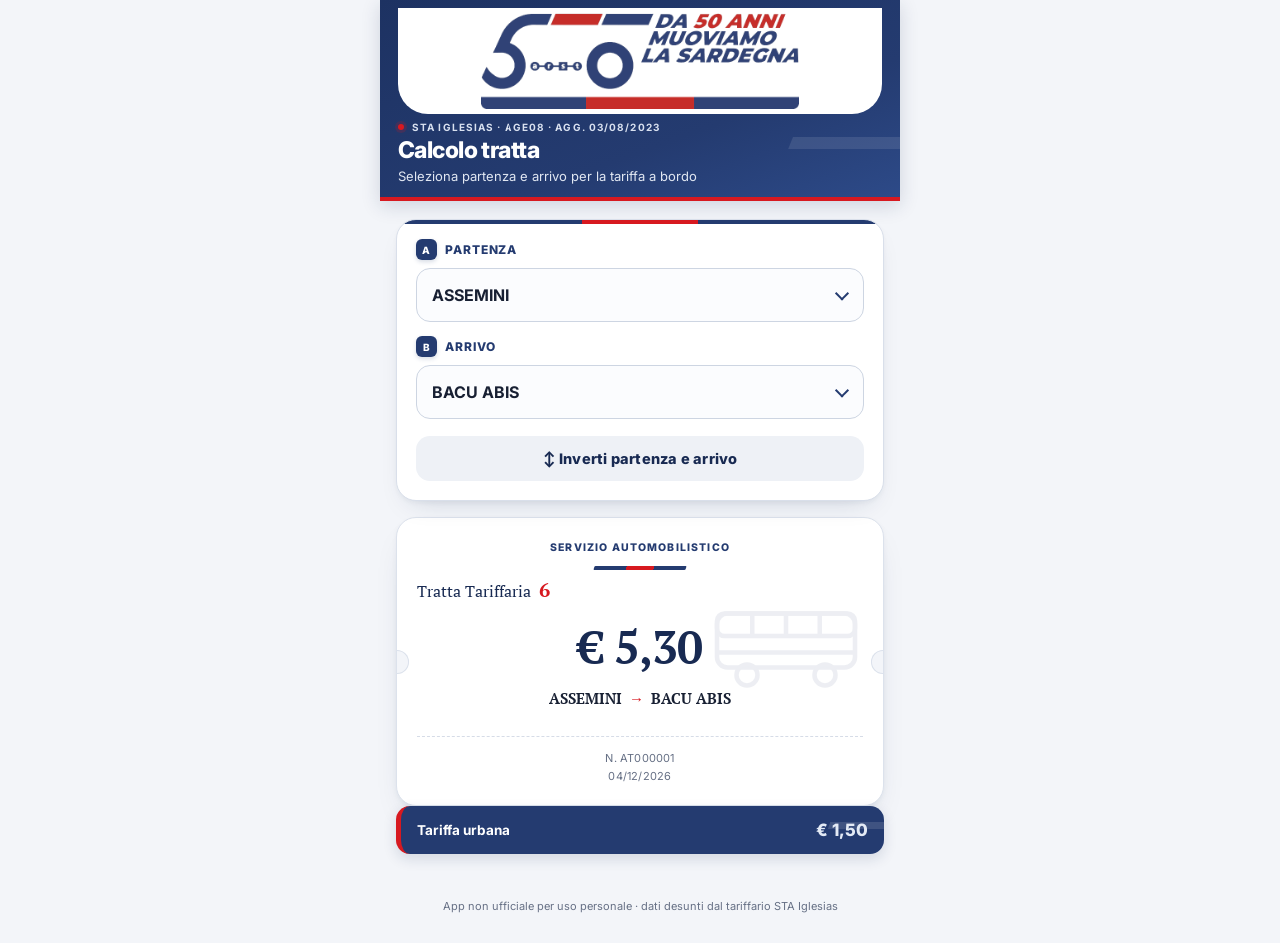
<file: index.html>
<!doctype html>
<html lang="it">
<head>
<meta charset="utf-8">
<meta name="viewport" content="width=device-width,initial-scale=1,viewport-fit=cover">
<meta name="apple-mobile-web-app-capable" content="yes">
<meta name="apple-mobile-web-app-status-bar-style" content="black-translucent">
<meta name="apple-mobile-web-app-title" content="Tratte STA">
<meta name="theme-color" content="#243B70">
<meta name="description" content="Calcolo rapido di numero tratta e tariffa a bordo per la rete STA Iglesias.">
<title>STA Iglesias · Calcolo Tratta</title>
<link rel="manifest" href="./manifest.webmanifest">
<link rel="icon" href="./favicon.png" type="image/png">
<link rel="apple-touch-icon" href="./apple-touch-icon.png">
<link rel="preconnect" href="https://fonts.googleapis.com">
<link rel="preconnect" href="https://fonts.gstatic.com" crossorigin>
<link href="https://fonts.googleapis.com/css2?family=PT+Serif:ital,wght@0,400;0,700;1,400&family=Inter:wght@400;500;600;700;800&display=swap" rel="stylesheet">
<style>
  :root{
    --blue:#243B70;
    --blue-deep:#182A52;
    --red:#D71920;
    --paper:#FFFFFF;
    --paper-edge:#DCE2EC;
    --bg:#F3F5F9;
    --ink:#182033;
    --muted:#667085;
    --line:#D9DFEA;
    --warn:#8A3A12;
    --warn-soft:#FFF1E8;
    --info-soft:#EAF0FA;
    --info-ink:#284B80;
    --radius-lg:20px;
    --radius-md:14px;
  }
  *{box-sizing:border-box}
  html,body{height:100%}
  body{
    margin:0;background:var(--bg);color:var(--ink);
    font-family:'Inter',-apple-system,BlinkMacSystemFont,"Segoe UI",Arial,sans-serif;
    -webkit-font-smoothing:antialiased;
  }
  .serif{font-family:'PT Serif',Georgia,'Times New Roman',serif}

  .app{max-width:520px;margin:0 auto;min-height:100vh;background:var(--bg);
    display:flex;flex-direction:column}

  header{
    background:linear-gradient(160deg,#1d3262 0%,#243B70 64%,#2d4a88 100%);color:#fff;
    padding:calc(env(safe-area-inset-top,0px) + 8px) 18px 13px;
    position:relative;z-index:1;overflow:hidden;
    border-bottom:4px solid var(--red);
    box-shadow:0 5px 18px rgba(24,42,82,.16);
  }
  header::after{
    content:"";position:absolute;right:-54px;bottom:-34px;width:180px;height:82px;
    border-top:12px solid rgba(255,255,255,.10);transform:skewX(-22deg);pointer-events:none;
  }
  .brand{
    position:relative;z-index:1;display:flex;justify-content:center;align-items:center;
    min-height:104px;margin-bottom:7px;padding:5px 14px;
    background:#fff;border-radius:0 0 30px 30px;
  }
  .brand img{display:block;width:min(100%,400px);height:auto;max-height:96px;object-fit:contain}
  .eyebrow{
    position:relative;z-index:1;display:flex;align-items:center;gap:8px;
    font-size:10px;letter-spacing:.11em;text-transform:uppercase;
    color:#D9E1F0;margin-bottom:5px;font-weight:700;
  }
  .eyebrow .dot{width:6px;height:6px;border-radius:50%;background:var(--red);box-shadow:0 0 0 3px rgba(215,25,32,.18)}
  h1{position:relative;z-index:1;margin:0;font-size:23px;font-weight:800;letter-spacing:-.025em;line-height:1.1;font-family:'Inter',sans-serif}
  header .sub{position:relative;z-index:1;margin-top:5px;font-size:13px;color:#E1E7F2}

  main{padding:18px 16px 38px;flex:1;padding-bottom:calc(38px + env(safe-area-inset-bottom,0px))}

  .card{
    position:relative;z-index:3;border-radius:var(--radius-lg);padding:19px;margin-bottom:16px;
    box-shadow:0 2px 4px rgba(24,42,82,.04),0 12px 28px -16px rgba(24,42,82,.25);
    border:1px solid var(--line);
    background:linear-gradient(90deg,var(--blue) 0 38%,var(--red) 38% 62%,var(--blue) 62% 100%) 0 0/100% 4px no-repeat,#fff;
  }

  label{display:flex;align-items:center;gap:8px;font-weight:800;font-size:12px;
    text-transform:uppercase;letter-spacing:.075em;color:var(--blue);margin-bottom:8px}
  label .idx{
    display:inline-flex;align-items:center;justify-content:center;
    width:21px;height:21px;border-radius:6px;background:var(--blue);color:#fff;
    font-size:10px;font-weight:800;font-family:'Inter',sans-serif;box-shadow:0 2px 4px rgba(36,59,112,.18)
  }

  .select-wrap{position:relative}
  .search-select-native{
    position:absolute!important;width:1px!important;height:1px!important;padding:0!important;margin:-1px!important;
    overflow:hidden!important;clip:rect(0,0,0,0)!important;white-space:nowrap!important;border:0!important;
  }
  .autocomplete-input{
    width:100%;height:54px;border:1.5px solid #CDD5E2;border-radius:var(--radius-md);
    padding:0 48px 0 15px;font-size:16px;font-weight:700;background:#FBFCFE;color:var(--ink);
    font-family:'Inter',sans-serif;outline:none;
    transition:border-color .15s ease,box-shadow .15s ease,background .15s ease;
  }
  .autocomplete-input::-webkit-search-cancel-button,
  .autocomplete-input::-webkit-search-decoration{-webkit-appearance:none;display:none}
  .autocomplete-input::placeholder{color:#8B95A7;font-weight:600}
  .autocomplete-input:focus{border-color:var(--blue);background:#fff;box-shadow:0 0 0 3px rgba(36,59,112,.13)}
  .autocomplete-wrap::after{
    content:"";position:absolute;right:17px;top:50%;transform:translateY(-65%) rotate(45deg);
    width:8px;height:8px;border-right:2px solid var(--blue);border-bottom:2px solid var(--blue);
    pointer-events:none;
  }
  .suggestions{
    position:absolute;left:0;right:0;top:calc(100% + 6px);z-index:100;display:none;
    max-height:min(300px,44vh);overflow:auto;background:#fff;border:1px solid var(--line);border-radius:14px;
    box-shadow:0 12px 28px rgba(24,42,82,.18);padding:6px;
    -webkit-overflow-scrolling:touch;
  }
  .suggestions.flip-up{top:auto;bottom:calc(100% + 6px)}
  .recent-block{display:none;margin-top:8px}
  .recent-block.open{display:block}
  .recent-label{font-size:10px;font-weight:800;letter-spacing:.08em;text-transform:uppercase;color:var(--red);padding:0 2px 5px}
  .recent-list{display:flex;gap:7px;overflow-x:auto;padding:0 1px 2px;-webkit-overflow-scrolling:touch}
  .recent-chip{flex:0 0 auto;border:1px solid #B9C7E1;background:var(--info-soft);color:var(--blue);border-radius:999px;padding:8px 11px;font:700 12px 'Inter',sans-serif;white-space:nowrap}
  .recent-chip:active{background:var(--info-soft)}
  .suggestions.open{display:block}
  .suggestion{
    width:100%;display:block;border:0;background:transparent;box-shadow:none;border-radius:10px;
    padding:12px 11px;text-align:left;font-size:14px;font-weight:700;color:var(--ink);
    font-family:'Inter',sans-serif;cursor:pointer;
  }
  .suggestion:hover,.suggestion.active{background:var(--info-soft);color:var(--blue-deep)}
  .suggestion mark{background:transparent;color:var(--red);font-weight:800}
  .suggestion.active mark{color:var(--red)}
  .suggestion-empty{padding:12px 11px;font-size:13px;color:var(--muted);text-align:center}
  .field{margin-top:14px}

  .buttons{display:flex;gap:10px;margin-top:17px}
  button{
    flex:1;border:0;border-radius:var(--radius-md);padding:14px 8px;font-size:14.5px;
    font-weight:800;letter-spacing:.015em;cursor:pointer;font-family:'Inter',sans-serif;
    transition:transform .08s ease,filter .15s ease,background .15s ease;box-shadow:0 3px 9px rgba(24,42,82,.10)
  }
  button:active{transform:scale(.97)}
  button.main{background:var(--blue);color:#fff}
  button.main:hover{filter:brightness(1.08)}
  button.ghost{background:#EEF1F6;color:var(--blue-deep);box-shadow:none}
  button.ghost:hover{background:#E3E8F1}

  /* ---- Biglietto ---- */
  .ticket{
    position:relative;border-radius:var(--radius-lg);background:var(--paper);
    border:1px solid var(--paper-edge);padding:22px 20px 19px;overflow:hidden;
    box-shadow:0 2px 5px rgba(24,42,82,.05),0 16px 34px -18px rgba(24,42,82,.26);
  }
  .ticket::before,.ticket::after{
    content:"";position:absolute;top:50%;transform:translateY(-50%);
    width:24px;height:24px;border-radius:50%;background:var(--bg);box-shadow:0 0 0 1px var(--paper-edge) inset;
  }
  .ticket::before{left:-12px}.ticket::after{right:-12px}
  .ticket > .t-eyebrow::after{
    content:"";display:block;width:92px;height:4px;margin:10px auto 0;
    background:linear-gradient(90deg,var(--blue) 0 35%,var(--red) 35% 65%,var(--blue) 65% 100%);
    transform:skewX(-18deg);border-radius:1px;
  }
  .t-eyebrow{text-align:center;font-size:10.5px;letter-spacing:.11em;font-weight:800;color:var(--blue);text-transform:uppercase;line-height:1.45}
  .t-title{text-align:center;font-size:25px;font-weight:700;margin:8px 0 9px;letter-spacing:.01em;color:var(--ink)}
  .t-caption{text-align:center;font-size:11.5px;color:var(--muted);margin-bottom:15px;padding-bottom:13px;border-bottom:1px dashed #D6DCE7}
  .t-caption b{color:var(--ink)}
  .t-body{position:relative;padding:6px 0 4px;min-height:150px}
  .watermark{position:absolute;right:2px;top:50%;transform:translateY(-50%);width:150px;height:auto;opacity:.08;pointer-events:none}
  .t-row{position:relative;z-index:1;display:flex;align-items:baseline;gap:8px;font-size:16px;margin-bottom:6px;color:var(--blue-deep)}
  .t-row .num{font-weight:800;font-size:20px;color:var(--red)}
  .t-price-wrap{position:relative;z-index:1;text-align:center;margin:13px 0 11px}
  .t-price-old{font-size:16px;color:#98A1B2;text-decoration:line-through;margin-right:8px}
  .t-price{font-size:46px;font-weight:800;color:var(--blue-deep);letter-spacing:-.025em}
  .t-discount{position:relative;z-index:1;text-align:center;font-size:12px;color:var(--blue-deep);background:var(--info-soft);border:1px solid #D5E0F1;border-radius:8px;padding:6px 10px;margin:0 auto 4px;display:inline-block;font-weight:700}
  .t-discount-wrap{text-align:center;margin-bottom:8px}
  .t-route{position:relative;z-index:1;text-align:center;font-size:15px;font-weight:800;margin-top:4px;color:var(--ink)}
  .t-route .arrow{color:var(--red);padding:0 7px;font-weight:800}
  .t-footer{text-align:center;margin-top:16px;padding-top:12px;border-top:1px dashed #D6DCE7;font-size:11px;color:var(--muted);letter-spacing:.02em;line-height:1.7}
  .t-footer span{display:block}
  .placeholder{min-height:150px;display:flex;align-items:center;justify-content:center;text-align:center;padding:10px;color:var(--muted)}
  .placeholder .big{font-size:15px;margin-bottom:4px}.placeholder p{margin:0;font-size:13px;line-height:1.5}
  .msg{position:relative;z-index:1;margin-top:12px;padding:11px 13px;border-radius:10px;font-size:12.5px;line-height:1.45;display:flex;gap:8px;align-items:flex-start}
  .msg.warn{background:var(--warn-soft);color:var(--warn)}.msg .ico{flex:0 0 auto;margin-top:1px}
  .urban-note{
    position:relative;overflow:hidden;display:flex;align-items:center;justify-content:space-between;
    background:var(--blue);color:#fff;border-radius:var(--radius-md);padding:14px 16px;font-size:13.5px;font-weight:700;
    box-shadow:0 5px 14px rgba(24,42,82,.14);border-left:5px solid var(--red);
  }
  .urban-note::after{content:"";position:absolute;right:-35px;bottom:-30px;width:100px;height:55px;border-top:7px solid rgba(255,255,255,.12);transform:skewX(-20deg)}
  .urban-note .price-tag{position:relative;z-index:1;font-weight:800;font-size:17px;color:#E3EAF5}
  footer{text-align:center;padding:6px 20px 28px;font-size:11px;color:var(--muted);line-height:1.6}

  @media (max-width:380px){
    header{padding-left:15px;padding-right:15px}.brand img{width:100%;max-width:360px}.card{padding:17px}.ticket{padding-left:17px;padding-right:17px}
  }
</style>
</head>
<body>
<div class="app">
  <header>
    <div class="brand"><img src="./sta-50-logo.png" alt="STA · 50 anni · Muoviamo la Sardegna"></div>
    <div class="eyebrow"><span class="dot"></span>STA IGLESIAS · AGE08 · AGG. 03/08/2023</div>
    <h1>Calcolo tratta</h1>
    <div class="sub">Seleziona partenza e arrivo per la tariffa a bordo</div>
  </header>

  <main>
    <section class="card">
      <label for="from-search"><span class="idx">A</span>Partenza</label>
      <div class="select-wrap autocomplete-wrap">
        <select id="from" class="search-select-native" aria-hidden="true" tabindex="-1"></select>
        <input id="from-search" class="autocomplete-input" type="search" inputmode="search" autocomplete="off" autocapitalize="characters" spellcheck="false" placeholder="Cerca località..." role="combobox" aria-autocomplete="list" aria-controls="from-suggestions" aria-expanded="false">
        <div id="from-recent" class="recent-block"></div>
        <div id="from-suggestions" class="suggestions" role="listbox"></div>
      </div>

      <div class="field">
        <label for="to-search"><span class="idx">B</span>Arrivo</label>
        <div class="select-wrap autocomplete-wrap">
          <select id="to" class="search-select-native" aria-hidden="true" tabindex="-1"></select>
          <input id="to-search" class="autocomplete-input" type="search" inputmode="search" autocomplete="off" autocapitalize="characters" spellcheck="false" placeholder="Cerca località..." role="combobox" aria-autocomplete="list" aria-controls="to-suggestions" aria-expanded="false">
          <div id="to-recent" class="recent-block"></div>
          <div id="to-suggestions" class="suggestions" role="listbox"></div>
        </div>
      </div>

      <div class="buttons">
        <button class="ghost" id="swap">↕ Inverti partenza e arrivo</button>
      </div>
    </section>

    <section class="ticket" id="ticket">
      <div class="t-eyebrow">Servizio automobilistico</div>
      <div id="ticket-content"></div>
      <div class="t-footer" id="ticket-footer"></div>
    </section>

    <section class="urban-note">
      <span>Tariffa urbana</span>
      <span class="price-tag">€ 1,50</span>
    </section>
  </main>

  <footer>App non ufficiale per uso personale · dati desunti dal tariffario STA Iglesias</footer>
</div>

<svg style="display:none">
  <symbol id="bus-icon" viewBox="0 0 200 120">
    <rect x="8" y="18" width="184" height="72" rx="14" fill="none" stroke="var(--blue)" stroke-width="6"/>
    <rect x="8" y="18" width="184" height="30" rx="10" fill="none" stroke="var(--blue)" stroke-width="6"/>
    <line x1="55" y1="18" x2="55" y2="48" stroke="var(--blue)" stroke-width="6"/>
    <line x1="100" y1="18" x2="100" y2="48" stroke="var(--blue)" stroke-width="6"/>
    <line x1="145" y1="18" x2="145" y2="48" stroke="var(--blue)" stroke-width="6"/>
    <circle cx="48" cy="100" r="14" fill="none" stroke="var(--blue)" stroke-width="6"/>
    <circle cx="152" cy="100" r="14" fill="none" stroke="var(--blue)" stroke-width="6"/>
    <line x1="8" y1="70" x2="192" y2="70" stroke="var(--blue)" stroke-width="6"/>
  </symbol>
</svg>

<script>
const STOPS = ["ASSEMINI","BACU ABIS","BAREGA","BINDUA","BUGGERRU (Portixeddu)","CAGLIARI","CALASETTA (Cussorgia)","CARBONIA (Barbusi-Sirai)","CORONGIU (Tani)","CORTOGHIANA","DECIMOMANNU","DOMUSNOVAS","ELMAS","FLUMENTEPIDO","FLUMINIMAGGIORE","GIBA","GONNESA (Funtanamare-Plage Mesu)","GONNOSFANADIGA","GUSPINI","IGLESIAS","IS GANNAUS","MALADROXIA (Coa Quaddu)","MASAINAS","MASUA","MATZACCARA","MONSERRATO","MUSEI","NARCAO (Pesus-Rio Murtas-Terrubia)","NEBIDA","NURAXI FIGUS","NUXIS (Acquacadda)","PARINGIANU (Bruncu Teula)","PERDAXIUS","PISCINAS","PORTOSCUSO","S.ANGELO","S.ANNA ARRESI (Porto Pino)","S.ANTIOCO","S.GIOVANNI SUERGIU (Is Urigus-Palmas)","SANTADI (Terresoli)","SILIQUA","TERRASEO","TEULADA","TRATALIAS","VALLERMOSA","VILLACIDRO","VILLAMASSARGIA (M. Cadelano/ Staz. F.S.)","VILLAPERUCCIO","VILLARIOS","VILLASOR","VILLASPECIOSA"];

// Fermate di partenza da cui NON si applica 1€ della tariffa a bordo rispetto
// all'importo di tabella (indipendentemente dalla destinazione).
const EXEMPT_ORIGINS = new Set([12,22,26,33,44,47]); // ELMAS, MASAINAS, MUSEI, PISCINAS, VALLERMOSA, VILLAPERUCCIO
const DISCOUNT = 1.00;

// Matrice numero-tratta[origine][destinazione]. null = incrocio non leggibile con
// certezza nella tabella cartacea originale (il codice prova comunque il verso
// opposto prima di arrendersi: vedi resolveTratta()).
const MATRIX=[[null,6,5,5,8,2,9,6,5,7,1,4,1,6,7,6,6,5,6,5,7,9,7,7,7,2,4,6,6,7,5,7,6,6,7,6,7,8,7,6,3,6,7,7,3,4,4,6,7,2,2],[6,null,3,1,4,7,4,2,2,1,6,3,7,1,4,3,1,7,8,2,2,4,4,2,2,8,3,3,2,1,5,2,3,4,2,3,4,3,2,4,4,3,6,3,5,6,3,4,3,6,5],[5,3,null,2,5,7,5,2,1,2,5,2,6,2,4,4,2,6,7,1,2,4,4,3,3,7,2,4,3,2,6,2,3,4,3,2,5,4,3,5,3,4,6,3,4,5,2,5,4,5,5],[5,1,2,null,3,7,5,2,2,2,5,2,6,2,3,4,1,6,7,1,3,4,4,2,3,7,2,4,2,2,6,2,4,4,2,2,5,4,3,5,3,4,6,4,4,6,2,5,4,5,5],[8,4,5,3,null,9,7,5,5,4,8,5,9,4,2,6,3,5,4,4,5,7,7,2,5,10,5,6,2,4,8,5,6,7,5,3,7,6,5,7,6,6,9,6,7,6,5,7,6,7,7],[2,7,7,7,9,null,10,8,6,8,2,5,1,7,9,7,7,6,7,6,8,10,9,8,8,1,5,7,8,8,5,8,7,7,8,7,8,9,8,6,4,7,7,8,4,5,6,7,7,3,3],[9,4,5,5,7,10,null,3,4,4,8,6,9,3,8,4,4,10,11,5,3,2,4,5,3,10,5,4,5,4,5,3,4,4,4,7,5,1,2,5,7,5,6,3,8,9,5,5,4,9,8],[6,2,2,2,5,8,3,null,2,1,6,3,7,1,5,3,2,7,8,3,1,3,3,3,2,8,3,2,3,2,3,2,2,3,2,4,3,2,1,3,4,2,5,2,5,7,3,3,2,7,6],[5,2,1,2,5,6,4,2,null,2,5,2,6,2,4,4,3,6,7,2,2,4,4,4,2,7,2,4,3,2,5,2,3,4,3,3,4,3,2,5,3,4,6,3,4,5,1,5,3,5,4],[7,1,2,2,4,8,4,1,2,null,6,3,7,1,5,3,1,8,8,2,1,3,3,2,2,8,3,3,2,1,5,1,3,3,2,3,4,3,2,4,5,3,5,3,5,7,3,4,3,7,6],[1,6,5,5,8,2,8,6,5,6,null,3,2,6,7,6,5,4,5,4,6,8,6,6,6,3,3,5,6,6,4,6,5,5,7,6,6,7,6,5,2,6,9,6,2,3,4,5,6,1,1],[4,3,2,2,5,5,6,3,2,3,3,null,4,3,4,5,2,5,6,2,3,5,5,3,4,5,1,5,3,3,4,4,4,5,4,3,6,5,4,5,2,5,7,4,3,4,1,5,5,4,3],[1,7,6,6,9,1,9,7,6,7,2,4,null,7,8,7,6,5,6,5,7,9,7,7,7,2,4,6,7,7,5,7,7,6,8,7,8,8,7,6,3,7,8,7,3,5,5,6,7,2,2],[6,1,2,2,4,7,3,1,2,1,6,3,7,null,5,3,1,7,8,2,1,3,3,3,1,8,3,3,2,1,4,1,2,3,2,4,4,2,2,4,4,3,5,2,5,6,2,4,3,6,5],[7,4,4,3,2,9,8,5,4,5,7,4,8,5,null,7,4,4,3,3,5,7,7,4,6,9,4,7,4,5,8,5,6,7,5,2,8,7,6,8,5,7,9,7,6,5,4,8,7,6,7],[6,3,4,4,6,7,4,3,4,3,6,5,7,3,7,null,4,7,8,5,2,3,1,5,3,8,5,2,5,3,2,3,2,1,4,6,1,3,2,1,4,3,3,1,5,6,4,1,1,6,6],[6,1,2,1,3,7,4,2,3,1,5,2,6,1,4,4,null,7,7,1,2,4,4,2,2,7,3,4,1,1,5,2,3,4,2,3,5,3,2,5,4,4,6,3,4,6,2,5,4,6,5],[5,7,6,6,5,6,10,7,6,8,4,5,5,7,4,7,7,null,1,6,8,10,8,8,8,7,5,6,7,8,6,8,7,7,8,5,8,9,8,7,4,7,9,8,3,2,5,7,8,3,4],[6,8,7,7,4,7,11,8,7,8,5,6,6,8,3,8,7,1,null,7,8,10,8,6,9,8,6,7,8,8,7,8,8,8,9,5,9,10,9,8,4,8,10,8,4,2,6,7,8,4,5],[5,2,1,1,4,6,5,3,2,2,4,2,5,2,3,5,1,6,7,null,3,5,5,2,3,6,2,5,2,2,5,3,4,5,3,2,6,4,3,6,3,5,7,4,3,5,2,6,5,5,4],[7,2,2,3,5,8,3,1,2,1,6,3,7,1,5,2,2,8,8,3,null,3,3,3,1,8,3,2,3,2,4,2,2,3,2,4,3,2,1,3,5,2,5,2,5,7,3,3,2,7,6],[9,4,4,4,7,10,2,3,4,3,8,5,9,3,7,3,4,10,10,5,3,null,4,5,2,10,5,4,5,4,5,3,4,4,4,6,4,1,2,4,7,4,6,3,7,9,5,4,3,9,8],[7,4,4,4,7,9,4,3,4,3,6,5,7,3,7,1,4,8,8,5,3,4,null,5,3,8,5,2,5,4,2,3,2,1,4,6,1,3,2,2,4,3,2,2,5,7,5,2,1,7,6],[7,2,3,2,2,8,5,3,4,2,6,3,7,3,4,5,2,8,6,2,3,5,5,null,3,8,3,5,1,2,6,3,4,5,3,3,6,4,4,6,5,5,7,4,5,7,3,6,5,7,6],[7,2,3,3,5,8,3,2,2,2,6,4,7,1,6,3,2,8,9,3,1,2,3,3,null,8,4,3,3,2,4,1,3,3,2,4,3,2,1,4,5,3,5,2,6,7,3,3,2,7,6],[2,8,7,7,10,1,10,8,7,8,3,5,2,8,9,8,7,7,8,6,8,10,8,8,8,null,5,7,8,8,6,8,7,7,9,8,9,9,8,7,4,8,8,8,4,6,6,7,8,3,3],[4,3,2,2,5,5,5,3,2,3,3,1,4,3,4,5,3,5,6,2,3,5,5,3,4,5,null,5,3,3,4,3,4,5,4,3,6,4,4,5,2,5,7,4,3,4,1,5,5,4,3],[6,3,4,4,6,7,4,2,4,3,5,5,6,3,7,2,4,6,7,5,2,4,2,5,3,7,5,null,5,3,2,3,1,2,4,6,3,3,2,2,3,1,4,2,4,6,4,1,2,6,5],[6,2,3,2,2,8,5,3,3,2,6,3,7,2,4,5,1,7,8,2,3,5,5,1,3,8,3,5,null,2,6,3,4,5,3,3,5,4,3,6,4,5,7,4,5,7,3,5,4,7,6],[7,1,2,2,4,8,4,2,2,1,6,3,7,1,5,3,1,8,8,2,2,4,4,2,2,8,3,3,2,null,5,2,3,4,1,3,4,3,2,4,5,3,6,3,5,7,3,4,3,7,6],[5,5,6,6,8,5,5,3,5,5,4,4,5,4,8,2,5,6,7,5,4,5,2,6,4,6,4,2,6,5,null,4,2,2,5,6,3,4,3,2,3,2,4,3,3,5,4,1,2,5,4],[7,2,2,2,5,8,3,2,2,1,6,4,7,1,5,3,2,8,8,3,2,3,3,3,1,8,3,3,3,2,4,null,3,3,1,4,4,2,2,4,5,3,5,2,5,7,3,4,3,7,6],[6,3,3,4,6,7,4,2,3,3,5,4,7,2,6,2,3,7,8,4,2,4,2,4,3,7,4,1,4,3,2,3,null,3,3,5,3,3,2,2,4,1,4,1,5,6,4,1,2,6,5],[6,4,4,4,7,7,4,3,4,3,5,5,6,3,7,1,4,7,8,5,3,4,1,5,3,7,5,2,5,4,2,3,3,null,4,6,2,3,2,1,4,3,3,2,5,6,5,1,1,6,5],[7,2,3,2,5,8,4,2,3,2,7,4,8,2,5,4,2,8,9,3,2,4,4,3,2,9,4,4,3,1,5,1,3,4,null,4,4,6,5,5,5,4,6,3,6,7,4,5,3,7,6],[6,3,2,2,3,7,7,4,3,3,6,3,7,4,2,6,3,5,5,2,4,6,6,3,4,8,3,6,3,3,6,4,5,6,4,null,7,3,2,7,4,6,8,5,5,6,3,7,6,6,5],[7,4,5,5,7,8,5,3,4,4,6,6,8,4,8,1,5,8,9,6,3,4,1,6,3,9,6,3,5,4,3,4,3,2,4,7,null,3,1,2,5,4,2,2,6,7,5,2,2,7,6],[8,3,4,4,6,9,1,2,3,3,7,5,8,2,7,3,3,9,10,4,2,1,3,4,2,9,4,3,4,3,4,2,3,3,6,3,3,null,1,3,6,4,5,2,6,8,4,3,2,8,7],[7,2,3,3,5,8,2,1,2,2,6,4,7,2,6,2,2,8,9,3,1,2,2,4,1,8,4,2,3,2,3,2,2,2,5,2,1,1,null,3,5,3,4,1,6,7,3,3,2,7,6],[6,4,5,5,7,6,5,3,5,4,5,5,6,4,8,1,5,7,8,6,3,4,2,6,4,7,5,2,6,4,2,4,2,1,5,7,2,3,3,null,4,2,3,2,4,6,5,1,2,6,5],[3,4,3,3,6,4,7,4,3,5,2,2,3,4,5,4,4,4,4,3,5,7,4,5,5,4,2,3,4,5,3,5,4,4,5,4,5,6,5,4,null,4,6,5,1,3,2,4,5,3,2],[6,3,4,4,6,7,5,2,4,3,6,5,7,3,7,3,4,7,8,5,2,4,3,5,3,8,5,1,5,3,2,3,1,3,4,6,4,4,3,2,4,null,5,2,5,6,4,2,3,6,5],[7,6,6,6,9,7,6,5,6,5,9,7,8,5,9,3,6,9,10,7,5,6,2,7,5,8,7,4,7,6,4,5,4,3,6,8,2,5,4,3,6,5,null,4,7,9,7,4,3,10,9],[7,3,3,4,6,8,3,2,3,3,6,4,7,2,7,1,3,8,8,4,2,3,2,4,2,8,4,2,4,3,3,2,1,2,3,5,2,2,1,2,5,2,4,null,5,7,4,2,1,7,6],[3,5,4,4,7,4,8,5,4,5,2,3,3,5,6,5,4,3,4,3,5,7,5,5,6,4,3,4,5,5,3,5,5,5,6,5,6,6,6,4,1,5,7,5,null,2,3,4,5,2,2],[4,6,5,6,6,5,9,7,5,7,3,4,5,6,5,6,6,2,2,5,7,9,7,7,7,6,4,6,7,7,5,7,6,6,7,6,7,8,7,6,3,6,9,7,2,null,5,6,7,3,4],[4,3,2,2,5,6,5,3,1,3,4,1,5,2,4,4,2,5,6,2,3,5,5,3,3,6,1,4,3,3,4,3,4,5,4,3,5,4,3,5,2,4,7,4,3,5,null,5,4,4,4],[6,4,5,5,7,7,5,3,5,4,5,5,6,4,8,1,5,7,7,6,3,4,2,6,3,7,5,1,5,4,1,4,1,1,5,7,2,3,3,1,4,2,4,2,4,6,5,null,2,6,5],[7,3,4,4,6,7,4,2,3,3,6,5,7,3,7,1,4,8,8,5,2,3,1,5,2,8,5,2,4,3,2,3,2,1,3,6,2,2,2,2,5,3,3,1,5,7,4,2,null,7,6],[2,6,5,5,7,3,9,7,5,7,1,4,2,6,6,6,6,3,4,5,7,9,7,7,7,3,4,6,7,7,5,7,6,6,7,6,7,8,7,6,3,6,10,7,2,3,4,6,7,null,2],[2,5,5,5,7,3,8,6,4,6,1,3,2,5,7,6,5,4,5,4,6,8,6,6,6,3,3,5,6,6,4,6,5,5,6,5,6,7,6,5,2,5,9,6,2,4,4,5,6,2,null]];

const TARIFFS={1:["0–10",2.30],2:["10–20",2.90],3:["20–30",3.50],4:["30–40",4.10],5:["40–50",4.70],6:["50–60",5.30],7:["60–70",5.90],8:["70–80",6.50],9:["80–90",7.10],10:["90–100",7.70],11:["100–125",9.10],12:["125–150",10.50],13:["150–175",12.00],14:["175–200",13.50],15:["200–225",15.00],16:["225–250",16.50],17:["250–275",17.50],18:["275–300",19.00],19:["300–325",20.50],20:["325–350",22.00]};

const F = document.getElementById("from"), A = document.getElementById("to");
const ticketContent = document.getElementById("ticket-content");
const ticketFooter = document.getElementById("ticket-footer");

function fillSelect(sel, selectedIndex){
  sel.innerHTML = STOPS.map((name,i)=>`<option value="${i}">${name}</option>`).join("");
  sel.value = selectedIndex;
}
fillSelect(F, 0);
fillSelect(A, 1);

// Normalizzazione "morbida": via accenti e punteggiatura, cosi "S.ANTIOCO",
// "s antioco" e "sant'antioco" portano tutti allo stesso risultato.
function normalizeChars(value){
  return value.normalize("NFD").replace(/[\u0300-\u036f]/g,"").toLowerCase().replace(/[^a-z0-9]/g," ");
}
function normalizeSearch(value){
  return normalizeChars(value).replace(/\s+/g," ").trim();
}
function tokenize(value){
  return normalizeSearch(value).split(" ").filter(Boolean);
}

const STOP_TOKENS = STOPS.map(tokenize);

// Forme compattate senza spazi, con le abbreviazioni puntate gia' sciolte:
// servono a far funzionare anche chi digita tutto attaccato ("santantioco").
const STOP_FLAT = STOPS.map(name => {
  const parts = tokenize(name);
  const forms = [parts.join("")];
  if(parts[0] === "s"){
    const rest = parts.slice(1).join("");
    ["san","sant","santa"].forEach(pre => forms.push(pre + rest));
  }
  return forms;
});

// Punteggio: 4 = inizia il nome, 3 = inizia una parola successiva, 1 = dentro una
// parola. La regola sulle parole di 1-2 lettere fa combaciare "san"/"sant"/"santa"
// con le abbreviazioni puntate del tariffario (S.ANTIOCO, S.ANNA, S.GIOVANNI...).
function scoreStop(index, qTokens){
  const joined = qTokens.join("");
  for(const flat of STOP_FLAT[index]){
    if(flat.startsWith(joined)) return 100;   // corrispondenza dall'inizio: sempre in cima
  }
  const parts = STOP_TOKENS[index];
  let total = 0;
  for(const q of qTokens){
    let best = 0;
    for(let t = 0; t < parts.length; t++){
      const part = parts[t];
      let s = 0;
      if(part.startsWith(q)) s = (t === 0) ? 4 : 3;
      else if(part.length <= 2 && q.startsWith(part)) s = (t === 0) ? 4 : 3;
      else if(part.includes(q)) s = 1;
      if(s > best) best = s;
    }
    if(!best) return -1;   // una parola digitata non trova riscontro: scarta
    total += best;
  }
  return total;
}

// Evidenzia nella tendina la parte di nome che corrisponde a quanto digitato.
function highlight(name, qTokens){
  const flat = normalizeChars(name);
  if(flat.length !== name.length || !qTokens.length) return name;
  const hit = new Array(name.length).fill(false);
  for(const q of qTokens){
    let from = 0, at;
    while((at = flat.indexOf(q, from)) !== -1){
      for(let k = at; k < at + q.length; k++) hit[k] = true;
      from = at + 1;
    }
  }
  let out = "", open = false;
  for(let k = 0; k < name.length; k++){
    if(hit[k] && !open){ out += "<mark>"; open = true; }
    if(!hit[k] && open){ out += "</mark>"; open = false; }
    out += name[k];
  }
  return open ? out + "</mark>" : out;
}

const RECENT_KEY = "sta_recent_stops_v1";
function getRecent(){
  try{
    const ids=JSON.parse(localStorage.getItem(RECENT_KEY)||"[]");
    return Array.isArray(ids) ? ids.filter(i=>Number.isInteger(i)&&i>=0&&i<STOPS.length) : [];
  }catch(_){ return []; }
}
function rememberRecent(index){
  const ids=getRecent().filter(i=>i!==index);
  ids.unshift(index);
  try{ localStorage.setItem(RECENT_KEY, JSON.stringify(ids.slice(0,6))); }catch(_){}
}
function scrollFieldIntoView(input){
  requestAnimationFrame(()=>{
    setTimeout(()=>{
      const vv=window.visualViewport;
      const keyboardTop=vv ? vv.height : window.innerHeight;
      const r=input.getBoundingClientRect();
      const margin=14;
      if(r.bottom > keyboardTop-margin){
        window.scrollBy({top:r.bottom-(keyboardTop-margin),behavior:"smooth"});
      }else if(r.top < margin){
        window.scrollBy({top:r.top-margin,behavior:"smooth"});
      }
    },40);
  });
}
function positionSuggestions(input,suggestions){
  const vv=window.visualViewport;
  const rect=input.getBoundingClientRect();
  const viewportBottom=vv ? vv.height : window.innerHeight;
  const spaceBelow=viewportBottom-rect.bottom-10;
  const spaceAbove=rect.top-10;
  const needed=Math.min(300, Math.max(150, spaceBelow));
  const flip=spaceBelow<170 && spaceAbove>spaceBelow;
  suggestions.classList.toggle("flip-up",flip);
  suggestions.style.maxHeight=Math.max(120,Math.min(300,flip?spaceAbove-10:spaceBelow))+"px";
}
function setupAutocomplete(select, input, suggestions, recentBlock){
  let activeIndex=-1;
  let committedIndex=Number(select.value);

  function currentMatches(query){
    const qTokens=tokenize(query);
    if(!qTokens.length) return STOPS.map((name,index)=>({name,index}));
    return STOPS.map((name,index)=>({name,index,score:scoreStop(index,qTokens)}))
      .filter(item=>item.score>=0)
      .sort((a,b)=>b.score-a.score);
  }

  function render(query,open=true){
    const qTokens=tokenize(query);
    const matches=currentMatches(query);
    const recent=getRecent();
    if(!qTokens.length){
      recentBlock.innerHTML=recent.length
        ? '<div class="recent-label">Recenti</div><div class="recent-list">'+recent.map(index=>'<button type="button" class="recent-chip" data-index="'+index+'">'+STOPS[index]+'</button>').join("")+'</div>'
        : "";
      recentBlock.classList.toggle("open",recent.length>0);
      suggestions.innerHTML="";
      suggestions.classList.remove("open");
      input.setAttribute("aria-expanded","false");
    }else{
      recentBlock.classList.remove("open");
      suggestions.innerHTML=matches.length
        ? matches.slice(0,8).map(item=>'<button type="button" class="suggestion" role="option" id="'+input.id+'-opt-'+item.index+'" data-index="'+item.index+'" aria-selected="false">'+highlight(item.name,qTokens)+'</button>').join("")
        : '<div class="suggestion-empty">Nessuna località trovata</div>';
      suggestions.scrollTop=0;
      if(open){
        suggestions.classList.add("open");
        input.setAttribute("aria-expanded","true");
        positionSuggestions(input,suggestions);
      }
    }
    activeIndex=-1;
    input.removeAttribute("aria-activedescendant");
    if(open){
      suggestions.classList.add("open");
      input.setAttribute("aria-expanded","true");
      positionSuggestions(input,suggestions);
    }
  }

  function markActive(items){
    items.forEach((el,k)=>{
      const on=k===activeIndex;
      el.classList.toggle("active",on);
      el.setAttribute("aria-selected",on?"true":"false");
    });
    if(activeIndex>=0){
      items[activeIndex].scrollIntoView({block:"nearest"});
      input.setAttribute("aria-activedescendant",items[activeIndex].id);
    }
  }

  function choose(index,focusNext=true){
    if(index==null||index<0||index>=STOPS.length)return;
    select.value=String(index);
    committedIndex=index;
    input.value=STOPS[index];
    rememberRecent(index);
    suggestions.classList.remove("open");
    input.setAttribute("aria-expanded","false");
    input.removeAttribute("aria-activedescendant");
    render("",false);
    select.dispatchEvent(new Event("change",{bubbles:true}));
    if(select===A){
      input.blur();
    }
    if(focusNext && select===F){
      const otherInput=document.getElementById("to-search");
      if(otherInput){
        setTimeout(()=>{
          otherInput.focus();
          scrollFieldIntoView(otherInput);
        },60);
      }
    }
  }

  input.addEventListener("focus",()=>{
    input.value="";
    input.select();
    scrollFieldIntoView(input);
    render("",true);
  });
  input.addEventListener("input",()=>{
    render(input.value,true);
    scrollFieldIntoView(input);
  });
  input.addEventListener("keydown",(event)=>{
    const items=suggestions.querySelectorAll(".suggestion");
    if(event.key==="ArrowDown"){
      event.preventDefault(); if(!items.length)return;
      activeIndex=(activeIndex+1)%items.length; markActive(items);
    }else if(event.key==="ArrowUp"){
      event.preventDefault(); if(!items.length)return;
      activeIndex=(activeIndex-1+items.length)%items.length; markActive(items);
    }else if(event.key==="Enter"){
      if(activeIndex>=0&&items[activeIndex]){
        event.preventDefault(); choose(Number(items[activeIndex].dataset.index)); return;
      }
      const exact=STOPS.findIndex(name=>normalizeSearch(name)===normalizeSearch(input.value));
      if(exact>=0){event.preventDefault();choose(exact);return;}
      const matches=currentMatches(input.value);
      if(matches.length===1){event.preventDefault();choose(matches[0].index);}
    }else if(event.key==="Escape"){
      suggestions.classList.remove("open"); input.setAttribute("aria-expanded","false");
    }
  });

  suggestions.addEventListener("mousedown",event=>event.preventDefault());
  suggestions.addEventListener("click",event=>{
    const option=event.target.closest(".suggestion");
    if(option)choose(Number(option.dataset.index));
  });
  recentBlock.addEventListener("mousedown",event=>event.preventDefault());
  recentBlock.addEventListener("click",event=>{
    const recent=event.target.closest(".recent-chip");
    if(recent)choose(Number(recent.dataset.index));
  });

  input.addEventListener("blur",()=>{
    setTimeout(()=>{
      const typed=input.value.trim();
      if(!typed){input.value=STOPS[committedIndex]||"";}
      else{
        const exact=STOPS.findIndex(name=>normalizeSearch(name)===normalizeSearch(typed));
        const matches=exact>=0?null:currentMatches(typed);
        if(exact>=0)choose(exact,false);
        else if(matches.length===1)choose(matches[0].index,false);
        else input.value=STOPS[committedIndex]||"";
      }
      suggestions.classList.remove("open");
      input.setAttribute("aria-expanded","false");
      render("",false);
    },140);
  });

  if(window.visualViewport){
    window.visualViewport.addEventListener("resize",()=>{if(suggestions.classList.contains("open"))positionSuggestions(input,suggestions);});
    window.visualViewport.addEventListener("scroll",()=>{if(suggestions.classList.contains("open"))positionSuggestions(input,suggestions);});
  }
  window.addEventListener("resize",()=>{if(suggestions.classList.contains("open"))positionSuggestions(input,suggestions);});

  return {
    sync(){committedIndex=Number(select.value);input.value=STOPS[committedIndex]||"";},
    open(){render(input.value,true);},
    showRecent(){render("",false);}
  };
}
const fromSearch = setupAutocomplete(F, document.getElementById("from-search"), document.getElementById("from-suggestions"), document.getElementById("from-recent"));
const toSearch = setupAutocomplete(A, document.getElementById("to-search"), document.getElementById("to-suggestions"), document.getElementById("to-recent"));
fromSearch.sync();
toSearch.sync();
fromSearch.showRecent();
toSearch.showRecent();

function euro(n){
  return "€ " + n.toFixed(2).replace(".", ",");
}

// Cerca il valore in entrambi i versi prima di arrendersi: se la cella A→B non è
// leggibile ma B→A sì, il numero di tratta è comunque noto (la tariffa è la stessa
// in entrambe le direzioni).
function resolveTratta(i,j){
  const direct = MATRIX[i][j];
  if(direct != null) return {value:direct, inferred:false};
  const reverse = MATRIX[j][i];
  if(reverse != null) return {value:reverse, inferred:true};
  return {value:null, inferred:false};
}

function serial(i,j){
  let n = String(1000*i + j);
  while(n.length < 6) n = "0" + n;
  return "AT" + n;
}

function pad2(n){ return n < 10 ? "0" + n : String(n); }
function todayStr(){
  const d = new Date();
  return pad2(d.getDate()) + "/" + pad2(d.getMonth()+1) + "/" + d.getFullYear();
}

function renderPlaceholder(text){
  ticketContent.innerHTML = `<div class="placeholder"><p>${text}</p></div>`;
  ticketFooter.innerHTML = "";
}

function renderUnreadable(routeLabel){
  ticketContent.innerHTML = `
    <div class="t-route serif">${routeLabel[0]}<span class="arrow">→</span>${routeLabel[1]}</div>
    <div class="msg warn"><span class="ico">⚠️</span><span>Questo incrocio non è leggibile con certezza nella tabella originale, in nessuna delle due direzioni. Verifica la tariffa a bordo con l'operatore.</span></div>
  `;
  ticketFooter.innerHTML = "";
}

function renderResult(x, inferred, i, j, routeLabel){
  const z = TARIFFS[x];
  const base = z ? z[1] : null;
  const exempt = EXEMPT_ORIGINS.has(i);
  const finalPrice = (base != null && exempt) ? Math.max(base - DISCOUNT, 0) : base;

  ticketContent.innerHTML = `
    <div class="t-body">
      <svg class="watermark" viewBox="0 0 200 120"><use href="#bus-icon"/></svg>
      <div class="t-row serif"><span>Tratta Tariffaria</span><span class="num">${x}</span></div>
      <div class="t-price-wrap serif">
        ${exempt && base != null ? `<span class="t-price-old">${euro(base)}</span>` : ""}
        <span class="t-price">${finalPrice != null ? euro(finalPrice) : "—"}</span>
      </div>
      ${exempt ? `<div class="t-discount-wrap"><span class="t-discount">− ${euro(DISCOUNT)} · nessuna sovrattassa da ${routeLabel[0]}</span></div>` : ""}
      <div class="t-route serif">${routeLabel[0]}<span class="arrow">→</span>${routeLabel[1]}</div>
      ${inferred ? `<div class="msg warn" style="background:var(--info-soft);color:var(--info-ink)"><span class="ico">ℹ️</span><span>Tratta dedotta dal verso opposto (${routeLabel[1]} → ${routeLabel[0]}), non leggibile direttamente in tabella per questo verso.</span></div>` : ""}
    </div>
  `;
  ticketFooter.innerHTML = `<span>N. ${serial(i,j)}</span><span>${todayStr()}</span>`;
}

function calc(){
  const i = Number(F.value), j = Number(A.value);
  const routeLabel = [STOPS[i], STOPS[j]];

  if(i === j){
    renderPlaceholder("Partenza e arrivo coincidono: scegli due fermate diverse per calcolare la tratta.");
    return;
  }

  const {value, inferred} = resolveTratta(i,j);
  if(value == null){ renderUnreadable(routeLabel); return; }

  renderResult(value, inferred, i, j, routeLabel);
}

document.getElementById("swap").onclick = () => {
  const x = F.value; F.value = A.value; A.value = x;
  fromSearch.sync(); toSearch.sync();
  calc();
};
F.onchange = () => { fromSearch.sync(); calc(); };
A.onchange = () => { toSearch.sync(); calc(); };

// Chiude i suggerimenti toccando fuori dai due campi, senza alterare la selezione.
document.addEventListener("pointerdown", (event) => {
  if(!event.target.closest(".autocomplete-wrap")){
    document.querySelectorAll(".suggestions.open").forEach(el => el.classList.remove("open"));
    document.querySelectorAll(".autocomplete-input").forEach(el => el.setAttribute("aria-expanded","false"));
  }
});

calc();
</script>
<script>
if("serviceWorker" in navigator){
  window.addEventListener("load", () => navigator.serviceWorker.register("./service-worker.js"));
}
</script>
</body>
</html>
</file>
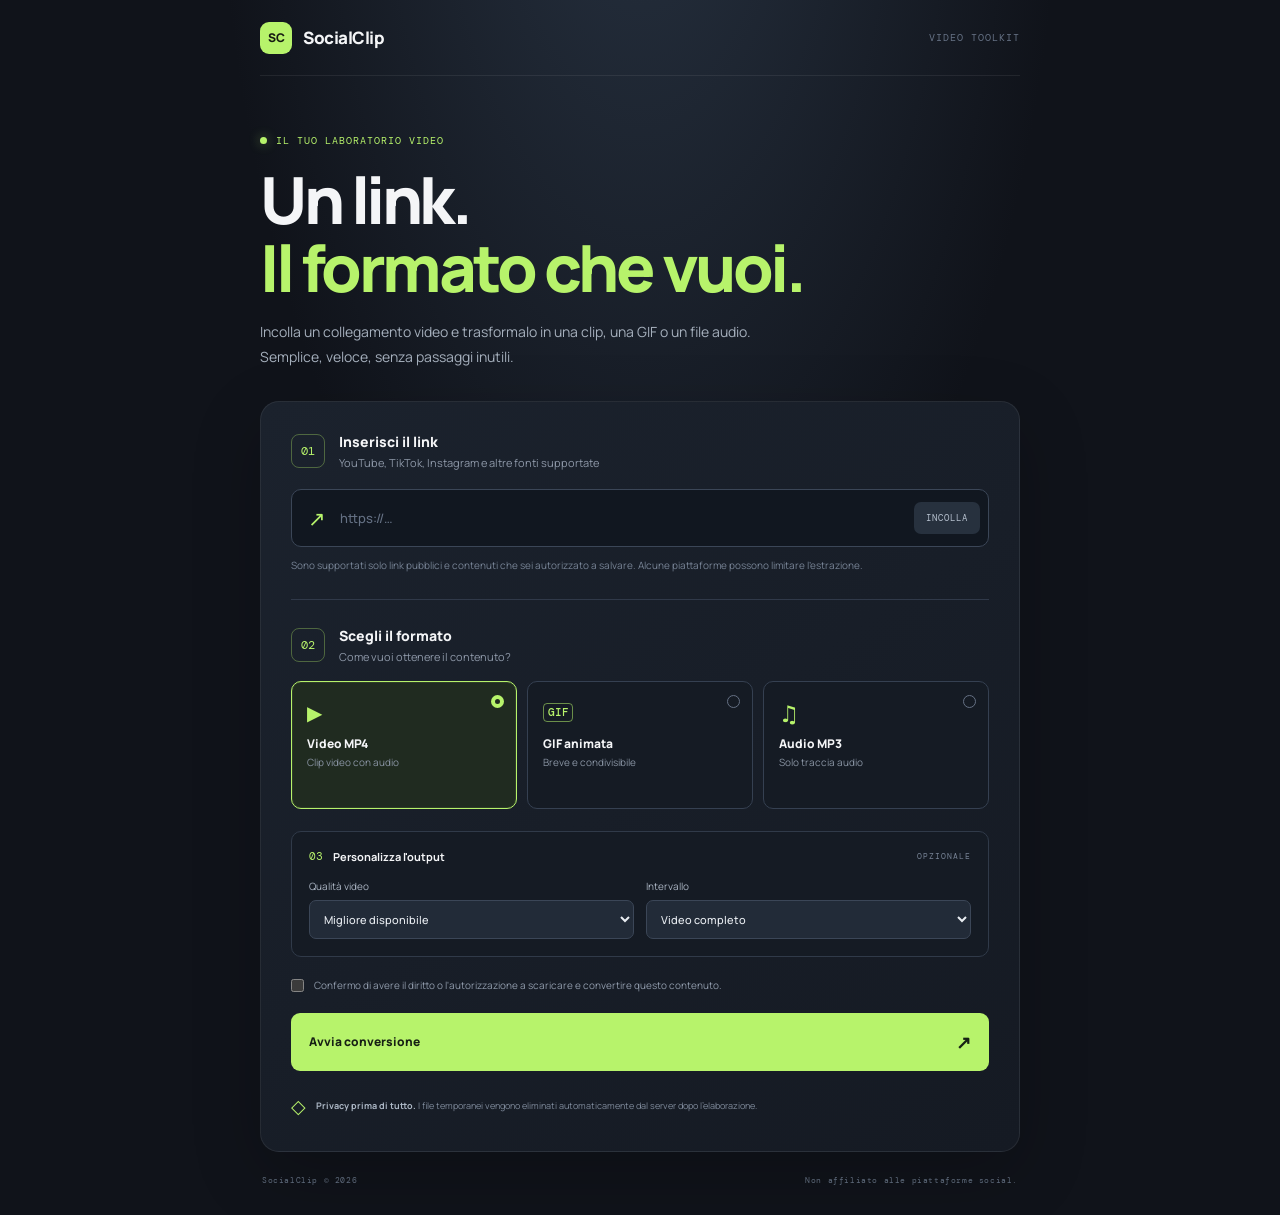
<file: socialclip/frontend/index.html>
<!doctype html>
<html lang="it">
<head>
  <meta charset="utf-8">
  <meta name="viewport" content="width=device-width,initial-scale=1">
  <meta name="theme-color" content="#10131a">
  <title>SocialClip — Video converter</title>
  <link rel="stylesheet" href="styles.css">
</head>
<body>
  <main class="shell">
    <header class="topbar">
      <a class="brand" href="#"><span class="brand-mark">SC</span><span>SocialClip</span></a>
      <span class="top-note">VIDEO TOOLKIT</span>
    </header>
    <section class="hero">
      <div class="eyebrow"><span class="pulse"></span> IL TUO LABORATORIO VIDEO</div>
      <h1>Un link.<br><span>Il formato che vuoi.</span></h1>
      <p class="intro">Incolla un collegamento video e trasformalo in una clip, una GIF o un file audio. Semplice, veloce, senza passaggi inutili.</p>
    </section>
    <section class="workspace">
      <div class="step-heading"><span class="step-number">01</span><div><h2>Inserisci il link</h2><p>YouTube, TikTok, Instagram e altre fonti supportate</p></div></div>
      <form id="convert-form">
        <label class="sr-only" for="video-url">URL del video</label>
        <div class="url-box">
          <span class="link-icon">↗</span>
          <input id="video-url" type="url" placeholder="https://…" required autocomplete="url">
          <button class="paste-btn" id="paste-btn" type="button">INCOLLA</button>
        </div>
        <p class="helper">Sono supportati solo link pubblici e contenuti che sei autorizzato a salvare. Alcune piattaforme possono limitare l'estrazione.</p>
        <div class="section-rule"></div>
        <div class="step-heading compact"><span class="step-number">02</span><div><h2>Scegli il formato</h2><p>Come vuoi ottenere il contenuto?</p></div></div>
        <div class="format-grid">
          <label class="format-card selected">
            <input type="radio" name="format" value="mp4" checked>
            <span class="format-icon">▶</span><span class="format-title">Video MP4</span><span class="format-sub">Clip video con audio</span>
            <span class="radio-dot"></span>
          </label>
          <label class="format-card">
            <input type="radio" name="format" value="gif">
            <span class="format-icon gif-icon">GIF</span><span class="format-title">GIF animata</span><span class="format-sub">Breve e condivisibile</span>
            <span class="radio-dot"></span>
          </label>
          <label class="format-card">
            <input type="radio" name="format" value="mp3">
            <span class="format-icon audio-icon">♫</span><span class="format-title">Audio MP3</span><span class="format-sub">Solo traccia audio</span>
            <span class="radio-dot"></span>
          </label>
        </div>
        <div class="options-panel">
          <div class="options-title"><span>03</span><strong>Personalizza l'output</strong><small>OPZIONALE</small></div>
          <div id="video-options" class="option-grid">
            <label>Qualità video<select id="quality"><option value="best">Migliore disponibile</option><option value="1080">1080p</option><option value="720">720p</option><option value="480">480p</option><option value="360">360p</option></select></label>
            <label>Intervallo<select id="clip-mode"><option value="full">Video completo</option><option value="clip">Solo una clip</option></select></label>
          </div>
          <div id="clip-fields" class="option-grid hidden">
            <label>Inizio (secondi)<input id="clip-start" type="number" min="0" value="0" step="1"></label>
            <label>Fine (secondi)<input id="clip-end" type="number" min="1" placeholder="es. 25" step="1"></label>
          </div>
          <div id="gif-options" class="option-grid hidden">
            <label>Durata GIF<select id="gif-duration"><option value="5">5 secondi</option><option value="10" selected>10 secondi</option><option value="15">15 secondi</option><option value="20">20 secondi</option></select></label>
            <label>Dimensione<select id="gif-size"><option value="480">480 px — standard</option><option value="320">320 px — leggera</option><option value="640">640 px — alta</option></select></label>
          </div>
          <div id="audio-options" class="option-grid hidden">
            <label>Qualità audio<select id="audio-quality"><option value="192">192 kbps — consigliata</option><option value="320">320 kbps — alta</option><option value="128">128 kbps — leggera</option></select></label>
            <label>Intervallo<select id="audio-mode"><option value="full">Audio completo</option><option value="clip">Solo una clip</option></select></label>
          </div>
        </div>
        <label class="consent"><input id="rights-check" type="checkbox" required><span>Confermo di avere il diritto o l'autorizzazione a scaricare e convertire questo contenuto.</span></label>
        <button class="convert-btn" id="convert-btn" type="submit"><span>Avvia conversione</span><span class="arrow">↗</span></button>
      </form>
      <section id="status-panel" class="status-panel hidden" aria-live="polite">
        <div class="status-head"><span class="spinner" id="spinner"></span><strong id="status-title">Preparazione…</strong><span id="status-percent"></span></div>
        <p id="status-message">Il server sta elaborando il contenuto.</p>
        <div class="progress-track"><div id="progress-bar"></div></div>
        <a id="download-link" class="download-btn hidden" href="#">Scarica il file <span>↓</span></a>
      </section>
      <div class="privacy-note"><span class="lock">◇</span><span><strong>Privacy prima di tutto.</strong> I file temporanei vengono eliminati automaticamente dal server dopo l'elaborazione.</span></div>
    </section>
    <footer><span>SocialClip © 2026</span><span>Non affiliato alle piattaforme social.</span></footer>
  </main>
  <script src="app.js"></script>
</body>
</html>
</file>
<file: socialclip/frontend/styles.css>
@import url('https://fonts.googleapis.com/css2?family=DM+Mono:wght@400;500&family=Manrope:wght@400;500;600;700;800&display=swap');
:root{color-scheme:dark;--bg:#10131a;--panel:#191e28;--panel2:#202735;--text:#f4f5f7;--muted:#8e98a8;--line:#303949;--accent:#b7f36b;--accent-dark:#8bbf42}
*{box-sizing:border-box}body{margin:0;background:radial-gradient(ellipse at 50% -20%,#273241 0,transparent 47%),var(--bg);color:var(--text);font-family:Manrope,system-ui,sans-serif;min-height:100vh}.shell{width:min(760px,calc(100% - 36px));margin:0 auto}.topbar{height:76px;display:flex;align-items:center;justify-content:space-between;border-bottom:1px solid #ffffff12}.brand{display:flex;align-items:center;gap:11px;color:var(--text);text-decoration:none;font-weight:800;font-size:17px;letter-spacing:-.5px}.brand-mark{display:grid;place-items:center;width:32px;height:32px;background:var(--accent);color:#151a12;border-radius:9px;font-size:12px;font-weight:800}.top-note,.eyebrow,.paste-btn,.options-title small,footer{font-family:'DM Mono',monospace;letter-spacing:1px}.top-note{font-size:10px;color:#657184}.hero{padding:58px 0 32px}.eyebrow{font-size:10px;color:var(--accent);display:flex;gap:9px;align-items:center}.pulse{width:7px;height:7px;border-radius:50%;background:var(--accent);box-shadow:0 0 12px #b7f36b77}h1{font-size:clamp(42px,8vw,65px);letter-spacing:-3.5px;line-height:1.05;margin:19px 0 16px;font-weight:800}h1 span{color:var(--accent)}.intro{color:#a5afbc;font-size:14px;line-height:1.8;max-width:550px;margin:0}.workspace{background:linear-gradient(145deg,#1b222d,#151a23);border:1px solid #ffffff13;border-radius:19px;padding:30px;box-shadow:0 22px 70px #0003}.step-heading{display:flex;align-items:center;gap:14px;margin-bottom:19px}.step-number{font-family:'DM Mono',monospace;color:var(--accent);font-size:12px;border:1px solid #b7f36b55;border-radius:8px;width:34px;height:34px;display:grid;place-items:center;flex:none}.step-heading h2{font-size:14px;margin:0 0 4px;font-weight:800}.step-heading p{font-size:11px;color:var(--muted);margin:0}.url-box{height:58px;border:1px solid #3b4657;background:#111720;border-radius:10px;display:flex;align-items:center;padding:0 8px 0 16px;gap:12px;transition:border .2s}.url-box:focus-within{border-color:var(--accent)}.link-icon{color:var(--accent);font-size:21px}.url-box input{border:0;background:transparent;outline:0;color:white;flex:1;min-width:0;font:500 13px Manrope}.url-box input::placeholder{color:#657184}.paste-btn{border:0;border-radius:7px;padding:10px 12px;background:#27313e;color:#b8c2d0;font-size:9px;cursor:pointer}.paste-btn:hover{background:#364252}.helper{color:#778395;font-size:10px;line-height:1.6;margin:10px 0 0}.section-rule{height:1px;background:var(--line);margin:26px 0}.compact{margin-bottom:17px}.format-grid{display:grid;grid-template-columns:repeat(3,1fr);gap:10px}.format-card{position:relative;display:flex;flex-direction:column;min-height:128px;padding:15px;border:1px solid #354051;background:#151b24;border-radius:10px;cursor:pointer;transition:.2s}.format-card.selected{border-color:var(--accent);background:#202b20;box-shadow:inset 0 0 0 1px #b7f36b18}.format-card input{position:absolute;opacity:0}.format-icon{height:32px;display:flex;align-items:center;font-size:20px;color:var(--accent);font-weight:800}.gif-icon{font:500 11px 'DM Mono';border:1px solid #b7f36b88;width:30px;height:19px;justify-content:center;border-radius:4px;margin:6px 0 7px}.audio-icon{font-size:23px}.format-title{font-size:12px;font-weight:800;margin:6px 0 3px}.format-sub{font-size:10px;color:#8994a3}.radio-dot{position:absolute;right:12px;top:13px;width:13px;height:13px;border:1px solid #657184;border-radius:50%}.selected .radio-dot{border:4px solid var(--accent)}.options-panel{margin-top:22px;padding:17px;border:1px solid #303a49;border-radius:10px;background:#151b24}.options-title{display:flex;align-items:center;gap:10px;margin-bottom:15px}.options-title>span{font:11px 'DM Mono';color:var(--accent)}.options-title strong{font-size:11px}.options-title small{font-size:8px;color:#778395;margin-left:auto}.option-grid{display:grid;grid-template-columns:1fr 1fr;gap:12px;margin-top:10px}.option-grid label{display:flex;flex-direction:column;gap:7px;color:#aab4c2;font-size:10px}.option-grid select,.option-grid input{width:100%;background:#222b38;color:#e9edf2;border:1px solid #3b4657;border-radius:7px;padding:10px;font:500 11px Manrope;outline:none}.option-grid select:focus,.option-grid input:focus{border-color:var(--accent)}.hidden{display:none!important}.consent{display:flex;gap:10px;align-items:flex-start;color:#8f9aaa;font-size:10px;line-height:1.6;margin:20px 0}.consent input{accent-color:var(--accent);margin:2px 0 0;flex:none}.convert-btn{width:100%;border:0;border-radius:9px;background:var(--accent);color:#172014;padding:17px 18px;display:flex;align-items:center;justify-content:space-between;font:800 12px Manrope;cursor:pointer;transition:.2s}.convert-btn:hover{background:#cbff83;transform:translateY(-1px)}.convert-btn:disabled{opacity:.65;cursor:wait;transform:none}.arrow{font-size:18px}.status-panel{margin-top:18px;padding:18px;border-radius:10px;background:#111720;border:1px solid #354051}.status-head{display:flex;align-items:center;gap:10px;font-size:12px}.status-head strong{flex:1}.status-head span:last-child{font:10px 'DM Mono';color:var(--accent)}.spinner{width:14px;height:14px;border:2px solid #556174;border-top-color:var(--accent);border-radius:50%;animation:spin .8s linear infinite}.spinner.done{animation:none;border-color:var(--accent);position:relative}.spinner.done:after{content:'✓';position:absolute;inset:-4px;color:var(--accent);font-size:12px}.status-panel p{font-size:10px;color:var(--muted);line-height:1.6}.progress-track{height:4px;background:#303a49;border-radius:8px;overflow:hidden;margin:13px 0}.progress-track div{height:100%;width:8%;background:var(--accent);transition:width .4s}.download-btn{display:flex;align-items:center;justify-content:space-between;background:#273623;color:var(--accent);padding:13px;border-radius:8px;text-decoration:none;font-size:11px;font-weight:800;margin-top:14px}.privacy-note{display:flex;gap:10px;align-items:center;color:#7f8a9b;font-size:9px;line-height:1.6;margin-top:20px}.privacy-note strong{color:#aeb9c7}.lock{font-size:19px;color:var(--accent)}footer{display:flex;justify-content:space-between;color:#5e6a7b;font-size:8px;padding:23px 2px 30px;letter-spacing:.6px}.sr-only{position:absolute;width:1px;height:1px;padding:0;margin:-1px;overflow:hidden;clip:rect(0,0,0,0);white-space:nowrap;border:0}@keyframes spin{to{transform:rotate(360deg)}}@media(max-width:560px){.hero{padding:43px 0 25px}h1{letter-spacing:-2.4px}.workspace{padding:20px 16px}.format-grid{gap:7px}.format-card{padding:11px;min-height:122px}.format-title{font-size:11px}.format-sub{font-size:9px}.option-grid{gap:8px}footer{gap:12px;line-height:1.6}.top-note{font-size:8px}}
</file>
